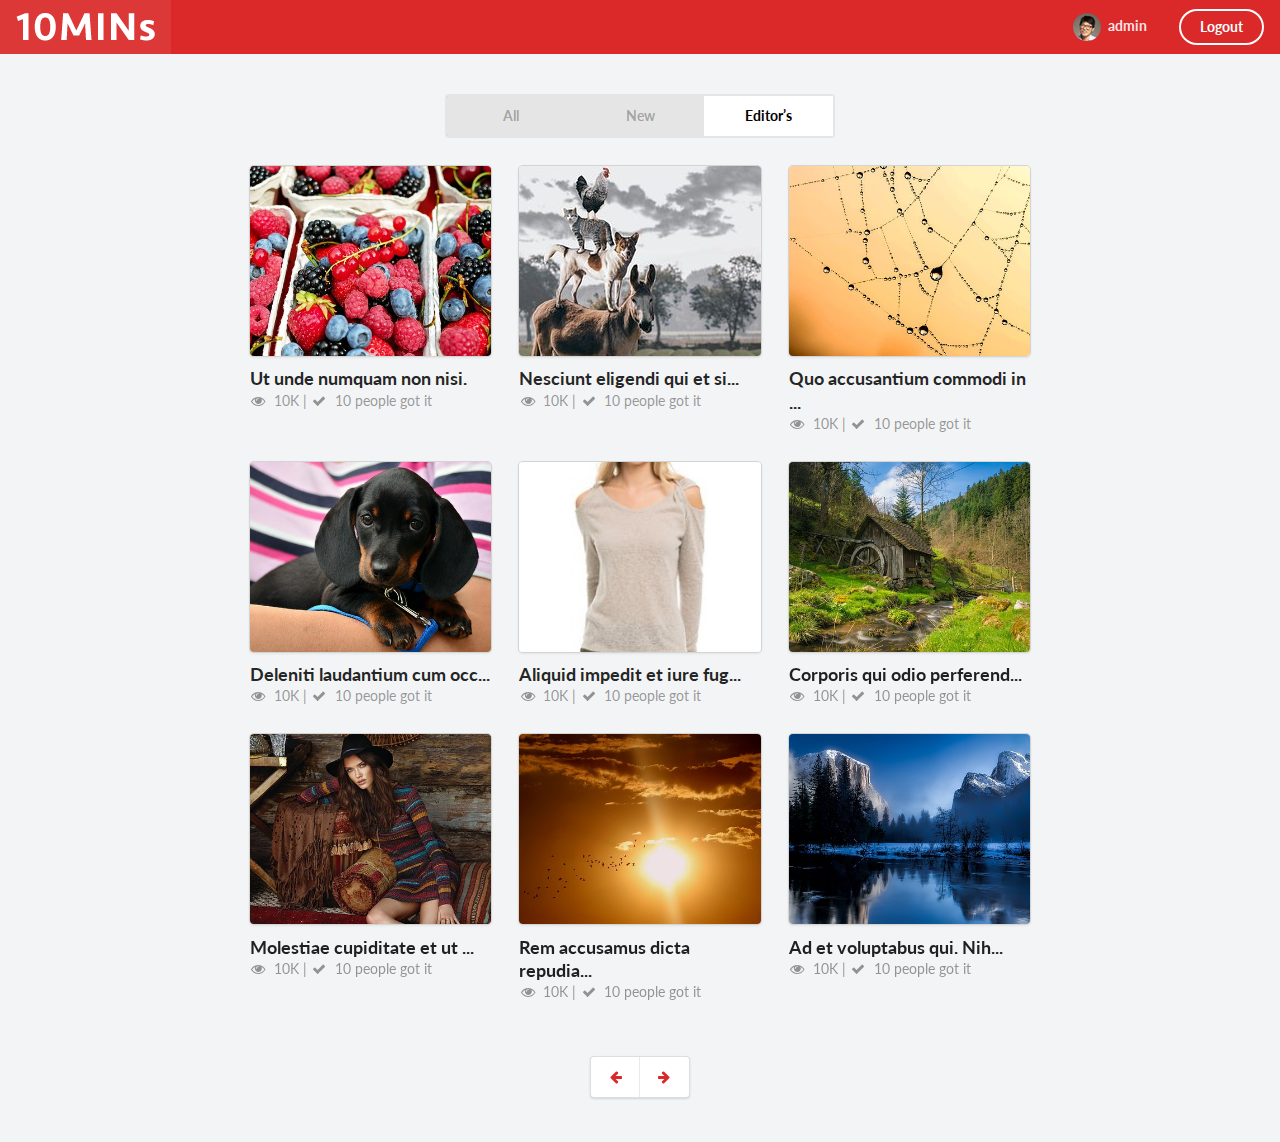
<file: python-web/level1/final/index.html>
<!DOCTYPE html>
<html>
    <head>
        <meta charset="utf-8">
        <title>10MINs</title>
        <link rel="stylesheet" href="css/semantic.css" media="screen" title="no title">
        <style media="screen">
            .my-username {
                font-weight: bold;
            }

            .ui.container.my-content {
                width: 780px;
                padding-top: 80px;
                padding-bottom: 30px;
                text-align: center;
                text-align: -moz-center;
                text-align: -webkit-center;
            }

            .ui.menu.my-switcher {
                width: 50%;
                border: 2px solid rgba(0, 0, 0, 0.10);
                box-shadow: 0 0 0 0 rgba(34, 36, 38, 0.15);
            }

            .ui.menu.my-switcher > .item {
                background: rgba(0, 0, 0, 0.10);
                border-radius: 0;
                color: rgba(0, 0, 0, 0.30);
                font-weight: bold;
            }

            .ui.menu.my-switcher > .item:hover {
                background: #FFF;
                color: #000;
            }

            .ui.menu.my-switcher > .active.item {
                background: #FFF;
                color: #000;
            }

            .ui.grid.my-album {
                margin-top: 10px;
                margin-bottom: 40px;
            }

            .ui.card > .image {
                width: 100%;
                height: 190px;
                object-fit: cover;
            }

            .ui.segment.my-figcaption {
                padding-top: 0;
                padding-bottom: 0;
            }

            .ui.segment.my-figcaption .ui.header.my-imgheader {
                margin-bottom: 0;
            }

            .my-grey {
                color: rgba(0, 0, 0, 0.4);
            }
        </style>
    </head>
    <body>
        <!-- 顶部导航栏 -->
        <nav class="ui top fixed inverted red borderless menu">
            <!-- 左边的 10MINs logo -->
            <a class="header item">
                <img src="images/tenlogo.png" alt="Logo" class="ui image" />
            </a>

            <!-- 右边的 admin 和 logout -->
            <div class="right menu">
                <div class="item">
                    <div class="ui dropdown">
                        <img src="images/hou30.jpg" alt="Avatar" class="ui avatar image" />
                        <span class="my-username">admin</span>
                    </div>
                </div>
                <div class="item">
                    <a class="ui inverted circular button">Logout</a>
                </div>
            </div>
        </nav>

        <!-- 网页主体部分 -->
        <div class="ui secondary vertical segment">
            <div class="ui container my-content">
                <!-- switcher -->
                <nav class="ui three item borderless menu my-switcher">
                    <a class="item">All</a>
                    <a class="item">New</a>
                    <a class="active item">Editor&rsquo;s</a>
                </nav>

                <!-- 9 张图片 -->
                <div class="ui three column grid my-album">
                    <!-- 第 1 张 -->
                    <div class="column">
                        <div class="ui fluid card">
                            <img src="images/img1.jpg" alt="img1" title="Ut unde numquam non nisi." class="image" />
                        </div>
                        <div class="ui left aligned vertical segment my-figcaption">
                            <h3 class="ui header my-imgheader">Ut unde numquam non nisi.</h3>
                            <i class="my-grey unhide icon"></i>
                            <span class="my-grey">10K&nbsp;|</span>
                            <i class="my-grey checkmark icon"></i>
                            <span class="my-grey">10 people got it</span>
                        </div>
                    </div>
                    <!-- 第 2 张 -->
                    <div class="column">
                        <div class="ui fluid card">
                            <img src="images/img2.jpg" alt="img2" title="Nesciunt eligendi qui et si..." class="image" />
                        </div>
                        <div class="ui left aligned vertical segment my-figcaption">
                            <h3 class="ui header my-imgheader">Nesciunt eligendi qui et si...</h3>
                            <i class="my-grey unhide icon"></i>
                            <span class="my-grey">10K&nbsp;|</span>
                            <i class="my-grey checkmark icon"></i>
                            <span class="my-grey">10 people got it</span>
                        </div>
                    </div>
                    <!-- 第 3 张 -->
                    <div class="column">
                        <div class="ui fluid card">
                            <img src="images/img3.jpg" alt="img3" title="Quo accusantium commodi in ..." class="image" />
                        </div>
                        <div class="ui left aligned vertical segment my-figcaption">
                            <h3 class="ui header my-imgheader">Quo accusantium commodi in ...</h3>
                            <i class="my-grey unhide icon"></i>
                            <span class="my-grey">10K&nbsp;|</span>
                            <i class="my-grey checkmark icon"></i>
                            <span class="my-grey">10 people got it</span>
                        </div>
                    </div>
                    <!-- 第 4 张 -->
                    <div class="column">
                        <div class="ui fluid card">
                            <img src="images/img4.jpg" alt="img4" title="Deleniti laudantium cum occ..." class="image" />
                        </div>
                        <div class="ui left aligned vertical segment my-figcaption">
                            <h3 class="ui header my-imgheader">Deleniti laudantium cum occ...</h3>
                            <i class="my-grey unhide icon"></i>
                            <span class="my-grey">10K&nbsp;|</span>
                            <i class="my-grey checkmark icon"></i>
                            <span class="my-grey">10 people got it</span>
                        </div>
                    </div>
                    <!-- 第 5 张 -->
                    <div class="column">
                        <div class="ui fluid card">
                            <img src="images/img5.jpg" alt="img5" title="Aliquid impedit et iure fug..." class="image" />
                        </div>
                        <div class="ui left aligned vertical segment my-figcaption">
                            <h3 class="ui header my-imgheader">Aliquid impedit et iure fug...</h3>
                            <i class="my-grey unhide icon"></i>
                            <span class="my-grey">10K&nbsp;|</span>
                            <i class="my-grey checkmark icon"></i>
                            <span class="my-grey">10 people got it</span>
                        </div>
                    </div>
                    <!-- 第 6 张 -->
                    <div class="column">
                        <div class="ui fluid card">
                            <img src="images/img6.jpg" alt="img6" title="Corporis qui odio perferend..." class="image" />
                        </div>
                        <div class="ui left aligned vertical segment my-figcaption">
                            <h3 class="ui header my-imgheader">Corporis qui odio perferend...</h3>
                            <i class="my-grey unhide icon"></i>
                            <span class="my-grey">10K&nbsp;|</span>
                            <i class="my-grey checkmark icon"></i>
                            <span class="my-grey">10 people got it</span>
                        </div>
                    </div>
                    <!-- 第 7 张 -->
                    <div class="column">
                        <div class="ui fluid card">
                            <img src="images/img7.jpg" alt="img7" title="Molestiae cupiditate et ut ..." class="image" />
                        </div>
                        <div class="ui left aligned vertical segment my-figcaption">
                            <h3 class="ui header my-imgheader">Molestiae cupiditate et ut ...</h3>
                            <i class="my-grey unhide icon"></i>
                            <span class="my-grey">10K&nbsp;|</span>
                            <i class="my-grey checkmark icon"></i>
                            <span class="my-grey">10 people got it</span>
                        </div>
                    </div>
                    <!-- 第 8 张 -->
                    <div class="column">
                        <div class="ui fluid card">
                            <img src="images/img8.jpg" alt="img8" title="Rem accusamus dicta repudia..." class="image" />
                        </div>
                        <div class="ui left aligned vertical segment my-figcaption">
                            <h3 class="ui header my-imgheader">Rem accusamus dicta repudia...</h3>
                            <i class="my-grey unhide icon"></i>
                            <span class="my-grey">10K&nbsp;|</span>
                            <i class="my-grey checkmark icon"></i>
                            <span class="my-grey">10 people got it</span>
                        </div>
                    </div>
                    <!-- 第 9 张 -->
                    <div class="column">
                        <div class="ui fluid card">
                            <img src="images/img9.jpg" alt="img9" title="Ad et voluptabus qui. Nih..." class="image" />
                        </div>
                        <div class="ui left aligned vertical segment my-figcaption">
                            <h3 class="ui header my-imgheader">Ad et voluptabus qui. Nih...</h3>
                            <i class="my-grey unhide icon"></i>
                            <span class="my-grey">10K&nbsp;|</span>
                            <i class="my-grey checkmark icon"></i>
                            <span class="my-grey">10 people got it</span>
                        </div>
                    </div>
                </div>

                <!-- album 下方的左右按钮 -->
                <nav class="ui compact icon menu">
                    <a class="item">
                        <i class="red left arrow icon"></i>
                    </a>
                    <a class="item">
                        <i class="red right arrow icon"></i>
                    </a>
                </nav>
            </div>
        </div>
    </body>
</html>
</file>
